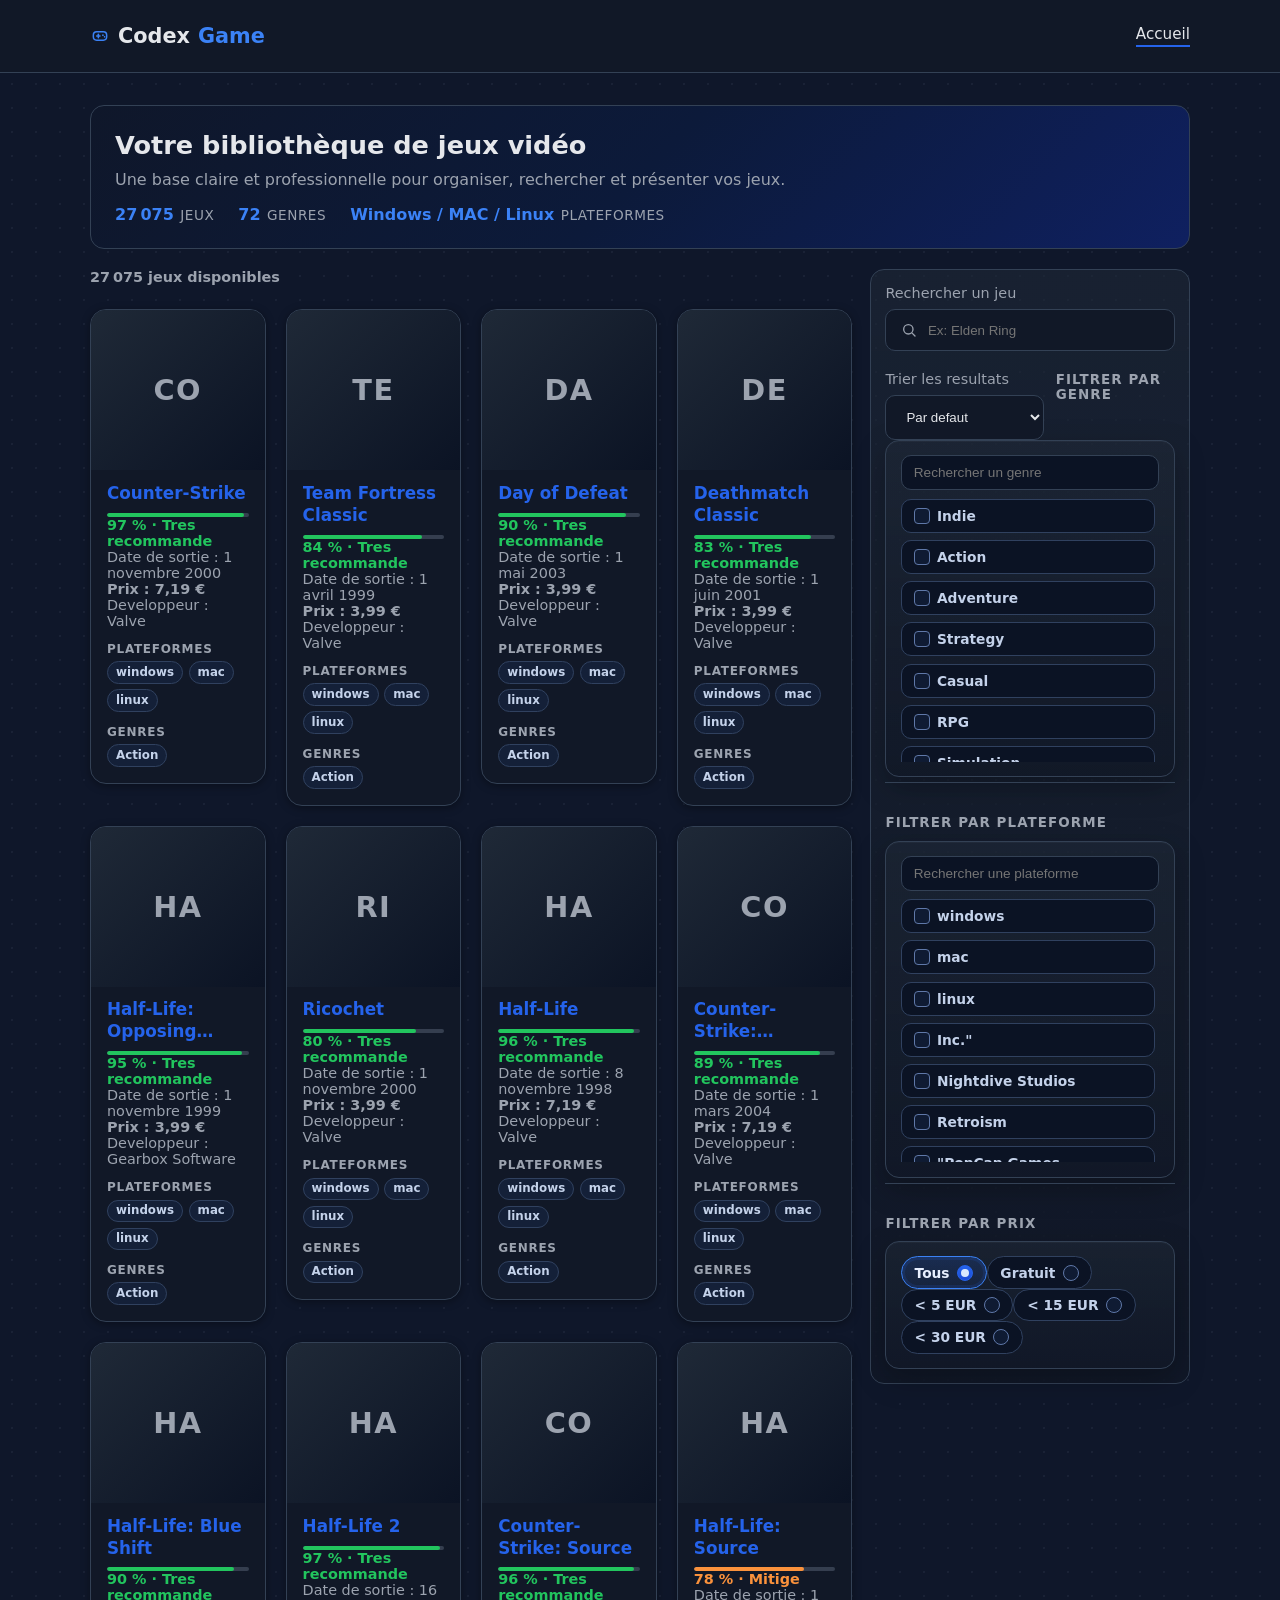
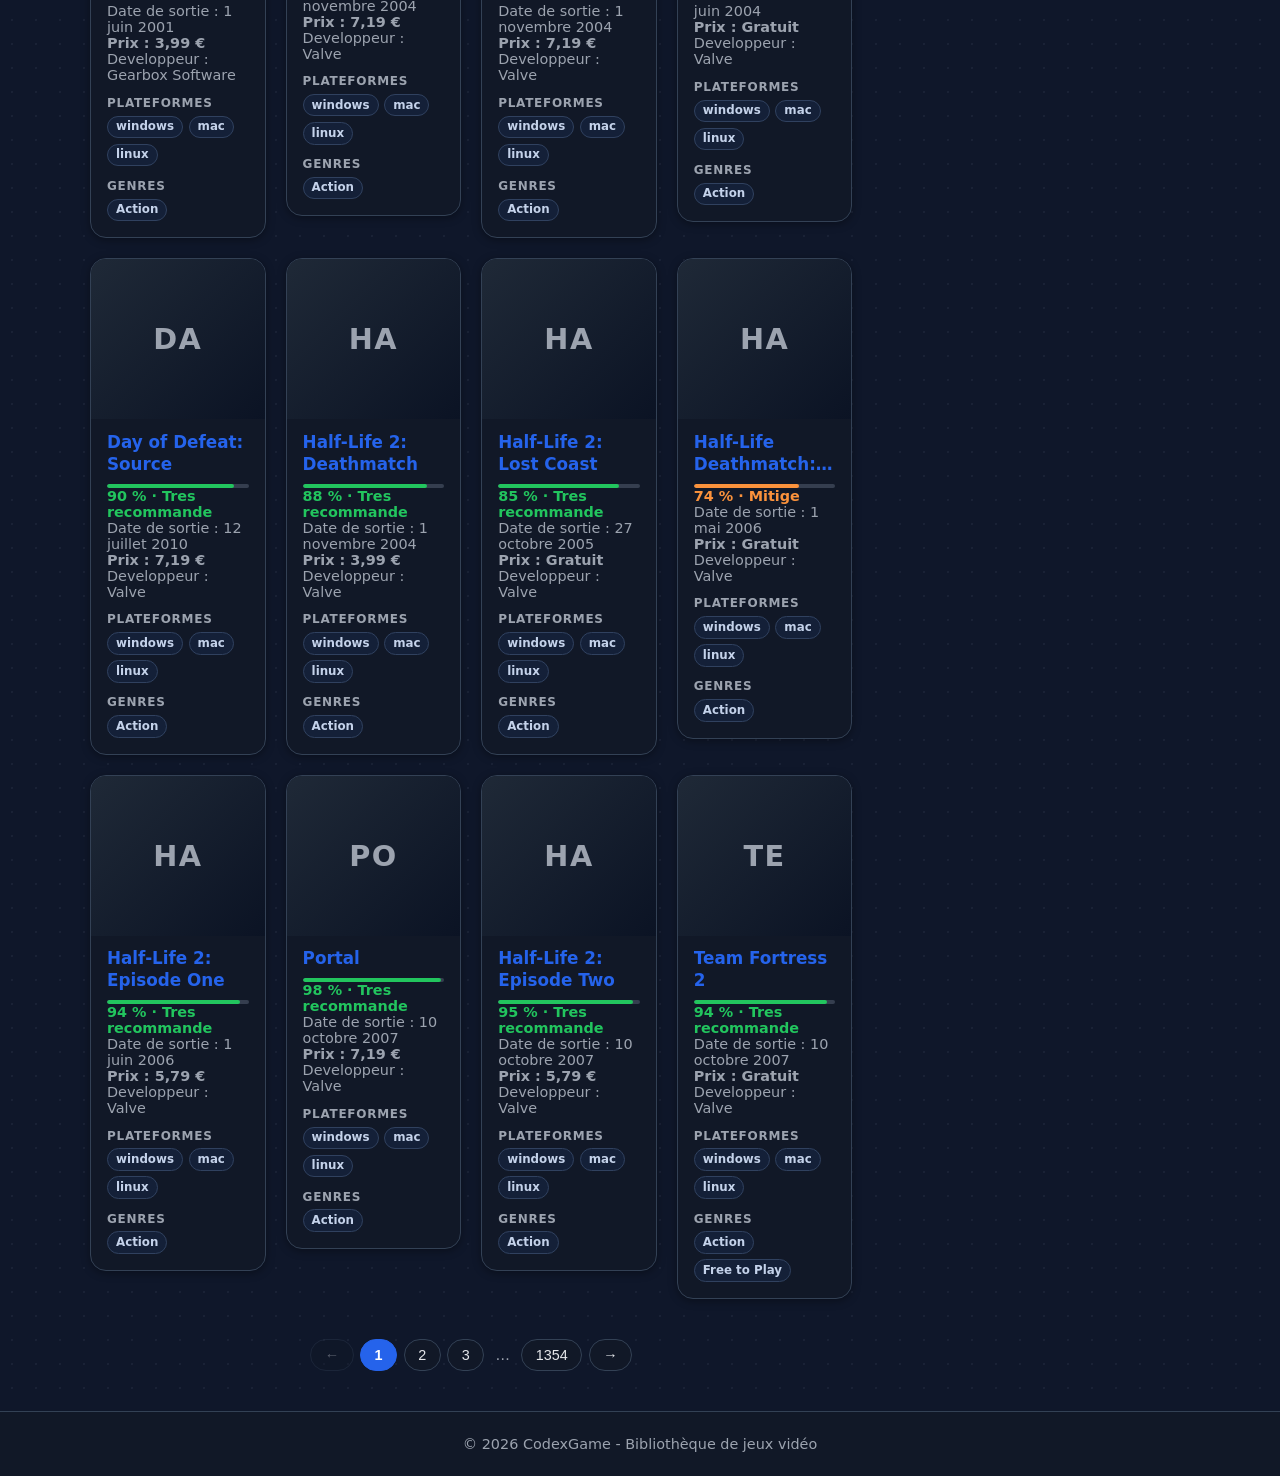
<file: public/index.html>
<!DOCTYPE html>
<html lang="fr">
<head>
    <meta charset="UTF-8">
    <meta name="viewport" content="width=device-width, initial-scale=1.0">
    <title>CodexGame - Bibliothèque de jeux vidéo</title>
    <link rel="icon" href="/favicon.ico">
    <meta property="og:title" content="CodexGame - Bibliothèque de jeux vidéo">
    <meta property="og:description" content="Explorez, recherchez et découvrez des milliers de jeux vidéo.">
    <meta property="og:type" content="website">
    <link rel="stylesheet" type="text/css" href="/styles/index.css">
    <script type="module" src="/src/main.js"></script>
</head>
<body>
    <div id="header-placeholder"></div>

    <main class="container">
        <section class="hero">
            <h2>Votre bibliothèque de jeux vidéo</h2>
            <p>Une base claire et professionnelle pour organiser, rechercher et présenter vos jeux.</p>
            <div id="hero-stats" class="hero-stats"></div>
        </section>

        <section class="catalog-layout">
            <div class="catalog-main">
                <p id="results-count" class="results-count">0 jeux disponibles</p>
                <section id="games-grid" class="games-grid"></section>
                <div id="pagination" class="pagination"></div>
            </div>

            <aside class="search-section">
                <label for="search-input" class="search-label">Rechercher un jeu</label>
                <div class="search-wrapper">
                    <svg class="search-icon" viewBox="0 0 24 24" aria-hidden="true" focusable="false">
                        <circle cx="11" cy="11" r="7" fill="none" stroke="currentColor" stroke-width="2"></circle>
                        <line x1="16.65" y1="16.65" x2="21" y2="21" stroke="currentColor" stroke-width="2" stroke-linecap="round"></line>
                    </svg>
                    <input id="search-input" type="text" placeholder="Ex: Elden Ring" class="search-input">
                </div>

                <div class="filter-section filter-section--first">
                    <div class="filter-header">
                        <p class="genre-label">Filtrer par genre</p>
                        <button id="reset-filters-btn" type="button" class="reset-filters-btn hidden">Effacer les filtres</button>
                    </div>
                    <div id="genre-filter" class="genre-checkboxes"></div>
                </div>

                <div class="filter-section">
                    <p class="genre-label">Filtrer par plateforme</p>
                    <div id="platform-filter" class="genre-checkboxes"></div>
                </div>

                <div class="filter-section">
                    <p class="genre-label">Filtrer par prix</p>
                    <div id="price-filter" class="genre-checkboxes"></div>
                </div>
            </aside>
        </section>
    </main>
    <div id="footer-placeholder"></div>
</body>
</html>
</file>
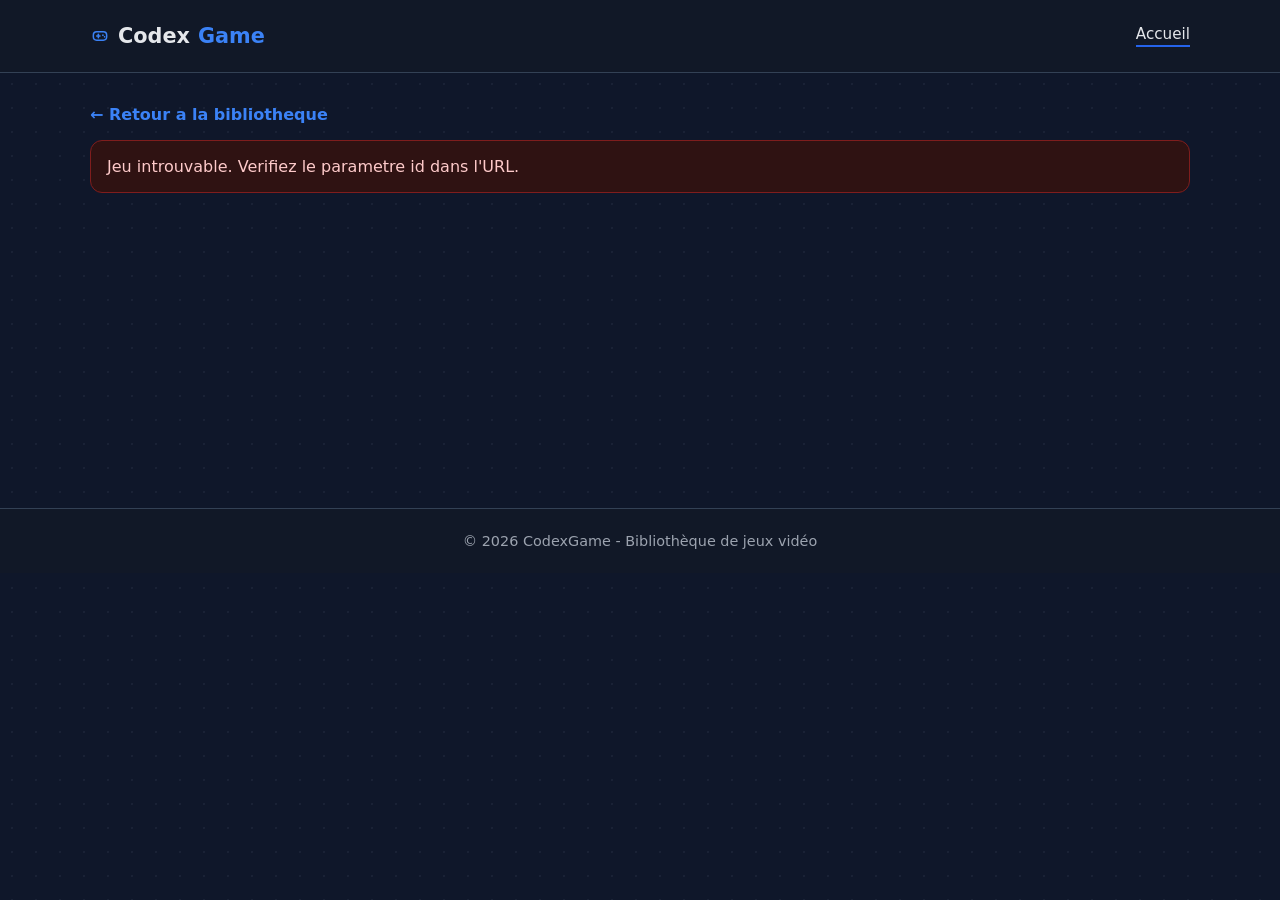
<file: public/game.html>
<!DOCTYPE html>
<html lang="fr">
<head>
    <meta charset="UTF-8">
    <meta name="viewport" content="width=device-width, initial-scale=1.0">
    <title>CodexGame - Detail du jeu</title>
    <link rel="stylesheet" type="text/css" href="/styles/base.css">
    <link rel="stylesheet" type="text/css" href="/styles/layout.css">
    <link rel="stylesheet" type="text/css" href="/styles/game-detail.css">
    <script type="module" src="/src/pages/game-detail.js"></script>
</head>
<body>
    <div id="header-placeholder"></div>

    <main class="container detail-main">
        <a href="/" class="back-link">← Retour a la bibliotheque</a>
        <section id="game-detail" class="game-detail-host" aria-live="polite"></section>
    </main>

    <div id="footer-placeholder"></div>
</body>
</html>
</file>
<file: styles/index.css>
@import './base.css';
@import './layout.css';
@import './game-card.css';
@import './genre-filter.css';
@import './search.css';
@import './pagination.css';
@import './loading.css';
</file>
<file: styles/base.css>
:root {
	--color-bg: #0f172a;
	--color-surface: #111827;
	--color-surface-light: #1f2937;
	--color-surface-card: #0b1324;
	--color-primary: #2563eb;
	--color-primary-dark: #1d4ed8;
	--color-primary-light: #3b82f6;
	--color-text: #e5e7eb;
	--color-text-muted: #9ca3af;
	--color-text-tag: #c4d2ea;
	--color-text-tag-hover: #e5edff;
	--color-text-tag-active: #e8f0ff;
	--color-border: #334155;
	--color-border-tag: #30415f;
	--color-border-tag-hover: #4f76cc;
	--color-checkbox-border: #5f78a8;
	--color-checkbox-bg: #0f1b33;
	--color-checkbox-check: #dbeafe;
	--color-focus-ring: #60a5fa;
}

* {
	box-sizing: border-box;
	margin: 0;
	padding: 0;
}

body {
	margin: 0;
	font-family: Inter, system-ui, -apple-system, Segoe UI, Roboto, sans-serif;
	background: var(--color-bg);
	background-image: radial-gradient(circle, rgba(148, 163, 184, 0.08) 1px, transparent 1px);
	background-size: 24px 24px;
	color: var(--color-text);
}

.hidden {
	display: none;
}
</file>
<file: styles/layout.css>
.container {
	width: min(1100px, 92%);
	margin: 0 auto;
}

.topbar {
	border-bottom: 1px solid var(--color-border);
	background: var(--color-surface);
}

.topbar-content {
	display: flex;
	align-items: center;
	justify-content: space-between;
	min-height: 72px;
}

.brand {
	margin: 0;
	font-size: 1.3rem;
	display: inline-flex;
	align-items: center;
	gap: 0.5rem;
}

.brand-icon {
	width: 1.25rem;
	height: 1.25rem;
	color: var(--color-primary-light);
}

.brand-accent {
	color: var(--color-primary-light);
}

.nav {
	display: flex;
	gap: 1rem;
}

.nav a {
	color: var(--color-text-muted);
	text-decoration: none;
	font-size: 0.95rem;
	border-bottom: 2px solid transparent;
	padding-bottom: 2px;
}

.nav a:hover {
	color: var(--color-text);
}

.nav a[aria-current="page"] {
	color: var(--color-text);
	border-bottom: 2px solid var(--color-primary);
	padding-bottom: 2px;
}

.hero {
	margin-top: 2rem;
	padding: 1.5rem;
	border: 1px solid var(--color-border);
	border-radius: 14px;
	background: linear-gradient(135deg, #0f172a 0%, #0c1a3a 50%, #0f2060 100%);
}

.hero h2 {
	margin: 0 0 0.6rem;
	font-size: 1.6rem;
}

.hero p {
	margin: 0;
	color: var(--color-text-muted);
}

.hero-stats {
	margin-top: 1rem;
	display: flex;
	flex-wrap: wrap;
	gap: 1.5rem;
}

.hero-stat-item {
	display: inline-flex;
	align-items: baseline;
	gap: 0.4rem;
}

.hero-stat-value {
	font-size: 1rem;
	font-weight: 700;
	color: var(--color-primary-light);
}

.hero-stat-label {
	font-size: 0.85rem;
	text-transform: uppercase;
	letter-spacing: 0.04em;
	color: var(--color-text-muted);
}

.catalog-layout {
	margin-top: 1.3rem;
	display: grid;
	grid-template-columns: minmax(0, 1fr) 320px;
	align-items: start;
	gap: 1.1rem;
}

.catalog-main {
	min-width: 0;
}

.results-count {
	margin: 0 0 0.7rem;
	font-size: 0.9rem;
	font-weight: 600;
	color: var(--color-text-muted);
}

.catalog-layout .search-section {
	margin-top: 0;
	padding: 0.9rem;
	border: 1px solid var(--color-border);
	border-radius: 14px;
	background: linear-gradient(180deg, rgba(31, 41, 55, 0.58), rgba(17, 24, 39, 0.88));
	position: sticky;
	top: 1rem;
}

@media (max-width: 980px) {
	.catalog-layout {
		grid-template-columns: 1fr;
	}

	.hero-stats {
		gap: 0.85rem 1.25rem;
	}

	.catalog-layout .search-section {
		position: static;
	}
}

.site-footer {
	border-top: 1px solid var(--color-border);
	background: var(--color-surface);
}

.footer-content {
	min-height: 64px;
	display: flex;
	align-items: center;
	justify-content: center;
}

.footer-content p {
	margin: 0;
	color: var(--color-text-muted);
	font-size: 0.9rem;
}
</file>
<file: styles/game-detail.css>
.detail-main {
    margin: 2rem auto 3rem;
}

.back-link {
    display: inline-block;
    margin-bottom: 1rem;
    color: var(--color-primary-light);
    text-decoration: none;
    font-weight: 600;
}

.back-link:hover {
    color: var(--color-text);
}

.back-link:focus-visible {
    outline: 2px solid var(--color-focus-ring);
    outline-offset: 3px;
    border-radius: 4px;
}

.game-detail-host {
    min-height: 320px;
}

.game-detail-card {
    border: 1px solid var(--color-border);
    border-radius: 14px;
    background: linear-gradient(165deg, var(--color-surface), var(--color-surface-light));
    overflow: hidden;
}

.detail-hero {
    position: relative;
    border-radius: 14px;
    overflow: hidden;
    height: 250px;
    background: linear-gradient(135deg, var(--color-surface-light), var(--color-surface-card));
}

.detail-hero-image {
    width: 100%;
    height: 100%;
    object-fit: cover;
    display: block;
}

.detail-hero-overlay {
    position: absolute;
    left: 0;
    right: 0;
    bottom: 0;
    padding: 1.5rem;
    background: linear-gradient(to top, rgba(0, 0, 0, 0.85), rgba(0, 0, 0, 0));
}

.detail-hero-title {
    margin: 0;
    color: #f8fafc;
    font-size: clamp(1.65rem, 2.4vw, 2.15rem);
}

.detail-hero-subtitle {
    margin-top: 0.4rem;
    color: #cbd5e1;
    font-size: 0.92rem;
}

.detail-body {
    padding: 1.1rem;
}

.detail-primary {
    display: grid;
    grid-template-columns: repeat(auto-fit, minmax(190px, 1fr));
    gap: 0.75rem;
}

.detail-value {
    margin: 0;
    padding: 0.7rem 0.8rem;
    border: 1px solid var(--color-border);
    border-radius: 10px;
    background: var(--color-surface-card);
    color: var(--color-text);
    line-height: 1.4;
}

.detail-value-label {
    margin: 0;
    font-size: 0.74rem;
    font-weight: 700;
    letter-spacing: 0.06em;
    text-transform: uppercase;
    color: var(--color-text-muted);
}

.detail-value-content {
    margin: 0.28rem 0 0;
    color: var(--color-text);
}

.detail-sections {
    margin-top: 1rem;
    display: grid;
    gap: 0.85rem;
}

.detail-section {
    padding: 0.95rem;
    border: 1px solid var(--color-border);
    border-radius: 12px;
    background: rgba(11, 19, 36, 0.4);
}

.detail-section-title {
    margin: 0;
    font-size: 0.94rem;
    font-weight: 700;
    letter-spacing: 0.05em;
    text-transform: uppercase;
    color: var(--color-primary-light);
}

.detail-section-grid {
    margin-top: 0.65rem;
    display: grid;
    grid-template-columns: repeat(auto-fit, minmax(200px, 1fr));
    gap: 0.65rem;
}

.game-detail-error {
    margin: 0;
    padding: 1rem;
    border: 1px solid #7f1d1d;
    border-radius: 12px;
    background: #2f1212;
    color: #fecaca;
}

@media (max-width: 640px) {
    .detail-hero {
        height: 210px;
    }

    .detail-hero-overlay {
        padding: 1rem;
    }

    .detail-body {
        padding: 0.9rem;
    }
}
</file>
